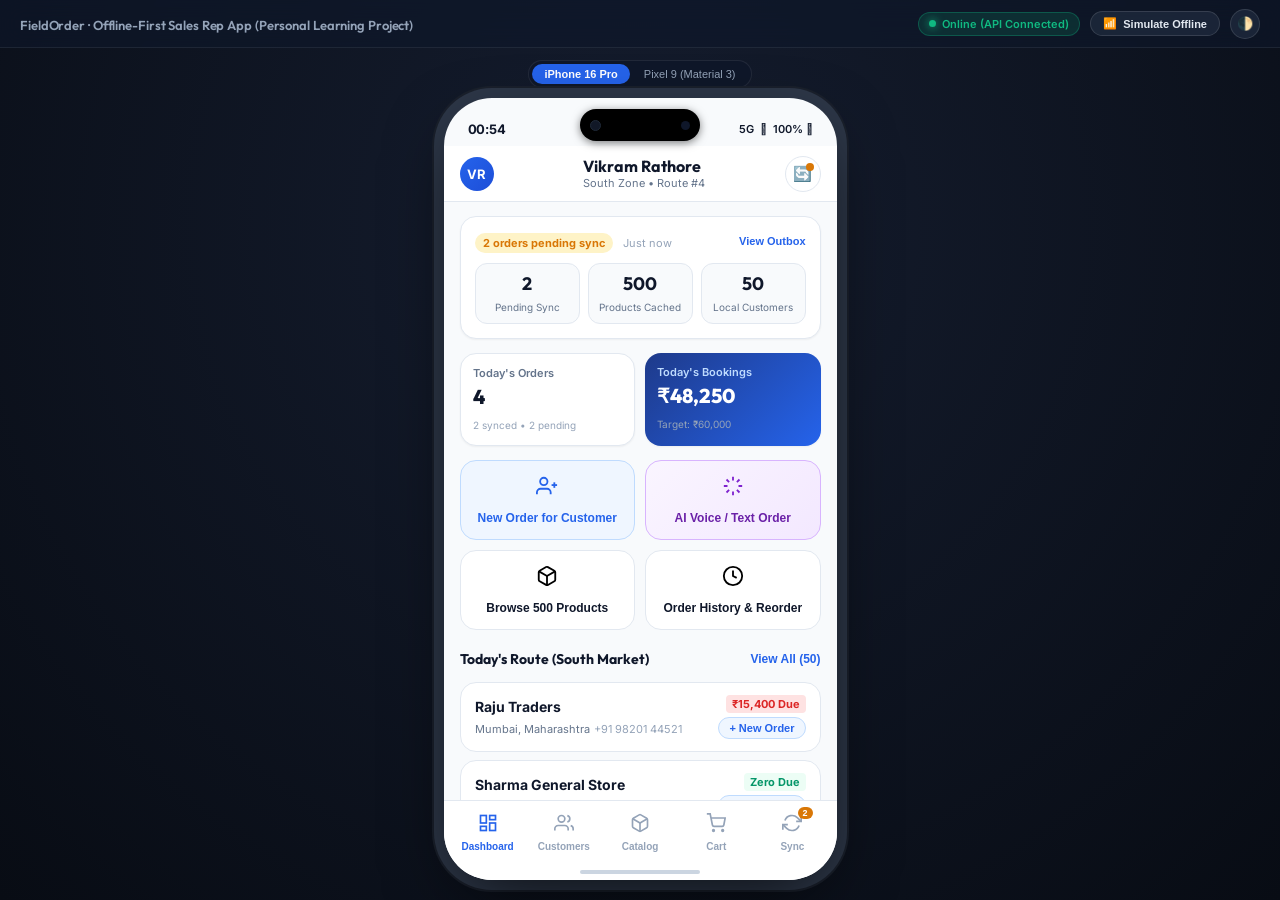
<file: index.html>
<!DOCTYPE html>
<html lang="en">
<head>
  <meta charset="UTF-8">
  <meta name="viewport" content="width=device-width, initial-scale=1.0">
  <title>FieldOrder · Offline-First Sales Rep App (Personal Learning Project)</title>
  <meta name="description" content="Offline-First Sales Rep Mobile App for Wholesale Distribution. Personal Learning Project with Drift SQLite Outbox, Idempotent Sync, and BLoC Architecture.">
  <!-- Google Fonts -->
  <link rel="preconnect" href="https://fonts.googleapis.com">
  <link rel="preconnect" href="https://fonts.gstatic.com" crossorigin>
  <link href="https://fonts.googleapis.com/css2?family=Inter:wght@300;400;500;600;700;800&family=JetBrains+Mono:wght@400;500;600&family=Outfit:wght@500;600;700;800&display=swap" rel="stylesheet">
  <link rel="stylesheet" href="styles.css">
</head>
<body class="clean-demo-body">
  <!-- Minimal Header Bar -->
  <header class="demo-header">
    <div class="header-brand-title">
      <span class="project-title">FieldOrder · Offline-First Sales Rep App (Personal Learning Project)</span>
    </div>

    <!-- Small Floating Controls (Top-Right) -->
    <div class="header-floating-controls">
      <div class="status-pill sync-status-pill online" id="globalNetIndicator">
        <span class="pulse-dot"></span>
        <span id="globalNetLabel">Online (API Connected)</span>
      </div>
      <button class="btn-control" id="btnToggleOffline" title="Toggle Offline Network Simulation">
        <span class="net-icon">📶</span>
        <span id="btnNetLabel">Simulate Offline</span>
      </button>
      <button class="btn-control-icon" id="btnThemeToggle" title="Toggle Light/Dark Theme">
        🌓
      </button>
    </div>
  </header>

  <!-- Main Phone Stage (Horizontally & Vertically Centred) -->
  <main class="phone-stage">
    <!-- Small Device Switcher Above Phone -->
    <div class="device-switch-bar">
      <div class="device-selector">
        <button class="device-btn active" data-device="iphone">iPhone 16 Pro</button>
        <button class="device-btn" data-device="pixel">Pixel 9 (Material 3)</button>
      </div>
    </div>

    <!-- Phone Frame -->
    <div class="device-frame iphone-16" id="deviceFrame">
      <!-- Hardware Elements -->
      <div class="dynamic-island">
        <div class="island-camera"></div>
        <div class="island-sensor"></div>
      </div>

      <!-- Phone Status Bar -->
      <div class="phone-status-bar">
        <span class="status-time" id="statusTime">09:41</span>
        <div class="status-icons">
          <span class="status-net" id="phoneNetIcon">5G</span>
          <span class="status-wifi">􀙇</span>
          <span class="status-battery">100% 􀛨</span>
        </div>
      </div>

      <!-- Offline Global Warning Banner -->
      <div class="offline-global-banner hidden" id="offlineBanner">
        <div class="banner-content">
          <span class="banner-icon">⚠️</span>
          <span class="banner-text">Working Offline — Orders queued in local outbox</span>
        </div>
        <button class="btn-banner-sync" id="btnSyncBanner">Sync Now</button>
      </div>

      <!-- Device App Body (Screen Swapper) -->
      <div class="app-screen-container" id="screenContainer">
        <!-- Screen 1: Dashboard -->
        <div class="app-screen active" id="screen-dashboard">
          <div class="screen-appbar">
            <div class="rep-avatar" onclick="navigateTo('login')" title="Account / Switch Rep" style="cursor:pointer;">VR</div>
            <div class="appbar-title">
              <h2>Vikram Rathore</h2>
              <span class="rep-badge">South Zone • Route #4</span>
            </div>
            <button class="icon-btn-round" id="btnQuickSync" onclick="navigateTo('sync_manager')" title="Sync Status">
              <span class="sync-icon-rotate">🔄</span>
              <span class="pill-dot warning" id="dashSyncDot"></span>
            </button>
          </div>

          <div class="screen-scrollable">
            <!-- Sync Health Card -->
            <div class="sync-summary-card" id="dashSyncCard">
              <div class="sync-summary-top">
                <div class="sync-indicator-group">
                  <span class="sync-status-badge pending" id="dashSyncBadge">2 orders pending sync</span>
                  <span class="sync-time-stamp" id="dashSyncTime">Just now</span>
                </div>
                <button class="text-btn-accent" onclick="navigateTo('sync_manager')">View Outbox</button>
              </div>
              <div class="sync-metric-row">
                <div class="sync-metric">
                  <span class="metric-val" id="kpiPendingCount">2</span>
                  <span class="metric-lbl">Pending Sync</span>
                </div>
                <div class="sync-metric">
                  <span class="metric-val">500</span>
                  <span class="metric-lbl">Products Cached</span>
                </div>
                <div class="sync-metric">
                  <span class="metric-val">50</span>
                  <span class="metric-lbl">Local Customers</span>
                </div>
              </div>
            </div>

            <!-- Daily Performance -->
            <div class="kpi-grid">
              <div class="kpi-card">
                <span class="kpi-label">Today's Orders</span>
                <span class="kpi-value" id="kpiTodayOrders">4</span>
                <span class="kpi-sub" id="kpiTodaySub">2 synced • 2 pending</span>
              </div>
              <div class="kpi-card accent">
                <span class="kpi-label">Today's Bookings</span>
                <span class="kpi-value" id="kpiTodayRevenue">₹48,250</span>
                <span class="kpi-sub">Target: ₹60,000</span>
              </div>
            </div>

            <!-- Quick Actions -->
            <div class="quick-action-grid">
              <button class="action-tile primary" onclick="navigateTo('customers')">
                <span class="tile-icon">
                  <svg width="22" height="22" viewBox="0 0 24 24" fill="none" stroke="currentColor" stroke-width="2"><path d="M16 21v-2a4 4 0 0 0-4-4H5a4 4 0 0 0-4 4v2"/><circle cx="8.5" cy="7" r="4"/><line x1="20" y1="8" x2="20" y2="14"/><line x1="23" y1="11" x2="17" y2="11"/></svg>
                </span>
                <span class="tile-text">New Order for Customer</span>
              </button>
              <button class="action-tile ai-glow" onclick="navigateTo('ai_order')">
                <span class="tile-icon">
                  <svg width="22" height="22" viewBox="0 0 24 24" fill="none" stroke="currentColor" stroke-width="2"><path d="M12 2v4M12 18v4M4.93 4.93l2.83 2.83M16.24 16.24l2.83 2.83M2 12h4M18 12h4M4.93 19.07l2.83-2.83M16.24 7.76l2.83-2.83"/></svg>
                </span>
                <span class="tile-text">AI Voice / Text Order</span>
              </button>
              <button class="action-tile" onclick="navigateTo('products')">
                <span class="tile-icon">
                  <svg width="22" height="22" viewBox="0 0 24 24" fill="none" stroke="currentColor" stroke-width="2"><path d="M21 16V8a2 2 0 0 0-1-1.73l-7-4a2 2 0 0 0-2 0l-7 4A2 2 0 0 0 3 8v8a2 2 0 0 0 1 1.73l7 4a2 2 0 0 0 2 0l7-4A2 2 0 0 0 21 16z"/><polyline points="3.27 6.96 12 12.01 20.73 6.96"/><line x1="12" y1="22.08" x2="12" y2="12"/></svg>
                </span>
                <span class="tile-text">Browse 500 Products</span>
              </button>
              <button class="action-tile" onclick="navigateTo('order_history')">
                <span class="tile-icon">
                  <svg width="22" height="22" viewBox="0 0 24 24" fill="none" stroke="currentColor" stroke-width="2"><circle cx="12" cy="12" r="10"/><polyline points="12 6 12 12 16 14"/></svg>
                </span>
                <span class="tile-text">Order History & Reorder</span>
              </button>
            </div>

            <!-- Today's Route Shops -->
            <div class="section-header-row">
              <h3 class="section-title">Today's Route (South Market)</h3>
              <button class="link-btn" onclick="navigateTo('customers')">View All (50)</button>
            </div>
            <div class="compact-customer-list" id="dashRecentCustomers">
              <!-- Populated dynamically -->
            </div>
          </div>
        </div>

        <!-- Screen 2: Customers List -->
        <div class="app-screen" id="screen-customers">
          <div class="screen-appbar">
            <button class="back-btn" onclick="navigateTo('dashboard')">←</button>
            <div class="appbar-title">
              <h2>Wholesale Customers</h2>
              <span class="sub-text">50 Local Offline Accounts</span>
            </div>
            <button class="icon-btn-round" id="btnAddCustomerBtn" title="Add Customer">+</button>
          </div>

          <!-- Search Bar (<3s responsive filter) -->
          <div class="search-bar-wrap">
            <div class="search-input-box">
              <span class="search-icon">🔍</span>
              <input type="text" id="customerSearchInput" placeholder="Search customer, phone, or market..." autocomplete="off">
              <button class="clear-btn hidden" id="clearCustomerSearch">✕</button>
            </div>
          </div>

          <!-- City / Filter Chips -->
          <div class="filter-chips-scroller" id="customerCityChips">
            <button class="chip active" data-city="all">All Cities</button>
            <button class="chip" data-city="Mumbai">Mumbai</button>
            <button class="chip" data-city="Pune">Pune</button>
            <button class="chip" data-city="Bengaluru">Bengaluru</button>
            <button class="chip" data-city="Ahmedabad">Ahmedabad</button>
            <button class="chip" data-city="Delhi">Delhi</button>
          </div>

          <div class="screen-scrollable">
            <div class="customer-cards-list" id="customerCardsContainer">
              <!-- Rendered dynamically -->
            </div>
          </div>
        </div>

        <!-- Screen 3: Customer Detail (360) -->
        <div class="app-screen" id="screen-customer_detail">
          <div class="screen-appbar">
            <button class="back-btn" onclick="navigateTo('customers')">←</button>
            <div class="appbar-title">
              <h2 id="cdName">Raju Traders</h2>
              <span class="sub-text" id="cdId">cus_101</span>
            </div>
            <button class="icon-btn-round" title="Edit Customer" id="btnEditCust">✎</button>
          </div>

          <div class="screen-scrollable">
            <div class="customer-hero-card">
              <div class="hero-header">
                <div>
                  <h3 class="hero-cust-name" id="cdHeroName">Raju Traders</h3>
                  <p class="hero-cust-address" id="cdHeroAddress">Shop #45, Main Market, Road No 3, Mumbai</p>
                  <p class="hero-cust-phone" id="cdHeroPhone">+91 98201 44521</p>
                </div>
                <span class="status-pill green">Verified Account</span>
              </div>

              <div class="credit-metric-box">
                <div class="credit-item">
                  <span class="metric-label">Outstanding Balance</span>
                  <span class="credit-amount danger" id="cdBalance">₹15,400</span>
                </div>
                <div class="credit-item">
                  <span class="metric-label">Last Order Date</span>
                  <span class="credit-amount" id="cdLastOrder">2 days ago</span>
                </div>
              </div>

              <div class="hero-cta-row">
                <button class="btn-primary-large" id="btnStartOrderForCust">
                  🛒 Start New Order for this Shop
                </button>
              </div>
            </div>

            <div class="section-header-row">
              <h3 class="section-title">Past Orders for this Shop</h3>
            </div>
            <div class="customer-orders-timeline" id="cdPastOrders">
              <!-- Populated dynamically -->
            </div>
          </div>
        </div>

        <!-- Screen 4: Product Catalog / Picker -->
        <div class="app-screen" id="screen-products">
          <div class="screen-appbar">
            <button class="back-btn" onclick="navigateTo('dashboard')">←</button>
            <div class="appbar-title">
              <h2>Product Catalog</h2>
              <span class="sub-text" id="catalogForCustomerText">All 500 Offline SKUs</span>
            </div>
            <button class="cart-appbar-btn" onclick="navigateTo('cart')">
              🛒 <span class="cart-pill-count" id="catalogCartPill"></span>
            </button>
          </div>

          <!-- Product Search -->
          <div class="search-bar-wrap">
            <div class="search-input-box">
              <span class="search-icon">🔍</span>
              <input type="text" id="productSearchInput" placeholder="Search by name, SKU, or barcode..." autocomplete="off">
              <button class="clear-btn hidden" id="clearProductSearch">✕</button>
            </div>
          </div>

          <!-- Category Chips -->
          <div class="filter-chips-scroller" id="productCategoryChips">
            <button class="chip active" data-category="all">All (500)</button>
            <button class="chip" data-category="Packaged Foods">Packaged Foods</button>
            <button class="chip" data-category="Beverages">Beverages</button>
            <button class="chip" data-category="Biscuits & Snacks">Biscuits & Snacks</button>
            <button class="chip" data-category="Staples & Grains">Staples & Grains</button>
            <button class="chip" data-category="Personal Care">Personal Care</button>
            <button class="chip" data-category="Household & Cleaners">Household</button>
          </div>

          <div class="screen-scrollable">
            <div class="products-grid-list" id="productsListContainer">
              <!-- Populated dynamically -->
            </div>
          </div>

          <!-- Floating Bottom Cart Bar -->
          <div class="bottom-floating-cart-bar hidden" id="floatingCartBar">
            <div class="bar-summary">
              <span class="bar-count" id="floatingItemsCount">0 items</span>
              <span class="bar-total" id="floatingTotalAmount">₹0.00</span>
            </div>
            <button class="btn-checkout-jump" onclick="navigateTo('cart')">
              View Cart & Pricing →
            </button>
          </div>
        </div>

        <!-- Screen 5: Cart & Order Pricing Engine -->
        <div class="app-screen" id="screen-cart">
          <div class="screen-appbar">
            <button class="back-btn" onclick="navigateTo('products')">←</button>
            <div class="appbar-title">
              <h2>Review Cart & Pricing</h2>
              <span class="sub-text" id="cartCustomerSub">Customer: Raju Traders</span>
            </div>
            <button class="icon-btn-round" title="Clear Cart" id="btnClearCart">🗑</button>
          </div>

          <div class="screen-scrollable">
            <!-- Cart Lines List -->
            <div class="cart-items-wrapper" id="cartItemsList">
              <!-- Populated dynamically -->
            </div>

            <!-- Order Notes & Delivery Date -->
            <div class="order-notes-box">
              <label for="orderNotesInput">Delivery Instructions / Rep Notes</label>
              <textarea id="orderNotesInput" rows="2" placeholder="e.g. Deliver Tuesday before 11 AM, invoice copy required"></textarea>
            </div>

            <!-- Price Breakdown Card -->
            <div class="pricing-summary-card">
              <h4 class="card-heading">Price Breakdown</h4>
              <div class="price-row">
                <span>Gross Subtotal</span>
                <span id="priceSubtotal">₹0.00</span>
              </div>
              <div class="price-row green">
                <span>Discounts & Promotions</span>
                <span id="priceDiscount">-₹0.00</span>
              </div>
              <div class="price-row">
                <span>Tax / GST (Included)</span>
                <span id="priceGst">₹0.00</span>
              </div>
              <div class="price-divider"></div>
              <div class="price-row total-row">
                <span>Net Total Payable</span>
                <span class="grand-total" id="priceGrandTotal">₹0.00</span>
              </div>
            </div>

            <!-- Action Button -->
            <div class="cart-action-section">
              <button class="btn-confirm-order" id="btnSubmitOrderAction">
                Confirm Order & Queue to Outbox 🔒
              </button>
              <p class="offline-guarantee-note">
                ⚡ Guaranteed offline write: Saved to SQLite & Outbox in 1 transaction.
              </p>
            </div>
          </div>
        </div>

        <!-- Screen 6: Order Confirmation & Lock State -->
        <div class="app-screen" id="screen-order_confirm">
          <div class="screen-scrollable text-center">
            <div class="confirm-celebration">
              <div class="celebration-icon">✓</div>
              <h2 class="confirm-title">Order Confirmed & Locked!</h2>
              <p class="confirm-subtitle" id="confirmStatusText">Queued in Outbox for Auto-Sync</p>
            </div>

            <div class="order-ticket-card">
              <div class="ticket-header">
                <span class="ticket-id" id="confirmOrderId">ORD-UUID-7718</span>
                <span class="status-pill pending" id="confirmSyncPill">Pending Sync</span>
              </div>
              <div class="ticket-divider"></div>
              <div class="ticket-details">
                <div class="td-row">
                  <span class="lbl">Customer</span>
                  <span class="val" id="confirmCustomer">Raju Traders</span>
                </div>
                <div class="td-row">
                  <span class="lbl">Total Items</span>
                  <span class="val" id="confirmLinesCount">2 Products</span>
                </div>
                <div class="td-row">
                  <span class="lbl">Total Payable</span>
                  <span class="val highlight" id="confirmTotalAmount">₹7,000.00</span>
                </div>
                <div class="td-row">
                  <span class="lbl">Idempotency Key</span>
                  <span class="val mono" id="confirmIdempotencyKey">idemp_665a...</span>
                </div>
              </div>
            </div>

            <!-- Sync Action Buttons -->
            <div class="confirm-actions">
              <button class="btn-primary-large" onclick="triggerImmediateSync()">
                ⚡ Test Sync to Server Now
              </button>
              <button class="btn-secondary-large" onclick="navigateTo('dashboard')">
                Back to Dashboard
              </button>
              <button class="btn-outline-large" onclick="navigateTo('order_history')">
                View in Order History
              </button>
            </div>
          </div>
        </div>

        <!-- Screen 7: Outbox & Sync Manager -->
        <div class="app-screen" id="screen-sync_manager">
          <div class="screen-appbar">
            <button class="back-btn" onclick="navigateTo('dashboard')">←</button>
            <div class="appbar-title">
              <h2>Sync Engine & Outbox</h2>
              <span class="sub-text">Local-First Queue Manager</span>
            </div>
            <button class="icon-btn-round" onclick="triggerImmediateSync()" title="Run Sync Engine">⟳</button>
          </div>

          <div class="screen-scrollable">
            <!-- Sync Engine Status Banner -->
            <div class="sync-engine-banner">
              <div class="banner-status-circle active"></div>
              <div class="banner-status-info">
                <h4 id="syncEngineStateTitle">Sync Engine Active</h4>
                <p id="syncEngineStateDesc">Next scheduled WorkManager sync in 12m</p>
              </div>
              <button class="btn-sync-action" id="btnManualSyncNow" onclick="triggerImmediateSync()">
                Sync Now
              </button>
            </div>

            <!-- Simulation Controls Card -->
            <div class="sim-control-box">
              <h4 class="box-title">Engine Testing Scenarios</h4>
              <div class="sim-buttons-grid">
                <button class="btn-sim" id="simToggleNetBtn" onclick="toggleNetwork()">
                  Toggle Offline / Online
                </button>
                <button class="btn-sim" onclick="simulate409Conflict()">
                  Simulate 409 Stock Conflict
                </button>
                <button class="btn-sim" onclick="simulate500Error()">
                  Simulate 500 Network Backoff
                </button>
              </div>
            </div>

            <!-- Outbox Queue Items -->
            <div class="section-header-row">
              <h3 class="section-title">Transactional Outbox Queue (<span id="outboxCount">2</span>)</h3>
              <span class="caption">Idempotent Pushes</span>
            </div>

            <div class="outbox-cards-list" id="outboxContainer">
              <!-- Populated dynamically -->
            </div>
          </div>
        </div>

        <!-- Screen 8: Order History & 1-Tap Reorder -->
        <div class="app-screen" id="screen-order_history">
          <div class="screen-appbar">
            <button class="back-btn" onclick="navigateTo('dashboard')">←</button>
            <div class="appbar-title">
              <h2>Order History</h2>
              <span class="sub-text">Past Bookings & 1-Tap Reorder</span>
            </div>
          </div>

          <!-- Filter Tabs -->
          <div class="filter-chips-scroller" id="historyFilterTabs">
            <button class="chip active" data-filter="all">All Orders</button>
            <button class="chip" data-filter="synced">Synced (ERP)</button>
            <button class="chip" data-filter="pending">Pending Outbox</button>
            <button class="chip" data-filter="needs_review">Needs Review (409)</button>
          </div>

          <div class="screen-scrollable">
            <div class="history-cards-list" id="orderHistoryList">
              <!-- Populated dynamically -->
            </div>
          </div>
        </div>

        <!-- Screen 9: AI Order Entry Assistant -->
        <div class="app-screen" id="screen-ai_order">
          <div class="screen-appbar">
            <button class="back-btn" onclick="navigateTo('dashboard')">←</button>
            <div class="appbar-title">
              <h2>AI Free-Text Order</h2>
              <span class="sub-text">NLP Order Engine</span>
            </div>
            <span class="sparkle-tag">LLM Proxy</span>
          </div>

          <div class="screen-scrollable">
            <div class="ai-input-card">
              <div class="ai-card-header">
                <span class="ai-sparkle-icon">✨</span>
                <div>
                  <h4 class="ai-box-heading">Type or Dictate Wholesale Order</h4>
                  <p class="ai-box-sub">Enter customer name, quantities and products in plain English or Hinglish.</p>
                </div>
              </div>

              <textarea id="aiOrderTextInput" rows="4" placeholder="e.g. 10 cartons Maggi and 5 boxes Parle-G for Raju Traders"></textarea>

              <div class="sample-prompts-row">
                <span class="prompts-label">Try sample:</span>
                <button class="prompt-pill" onclick="setAiPrompt('10 cartons Maggi and 5 boxes Parle-G for Raju Traders')">Maggi & Parle-G</button>
                <button class="prompt-pill" onclick="setAiPrompt('20 cartons Tata Tea Gold, 15 boxes Fortune Sunlite Oil for Sharma General Store')">Tea & Oil</button>
                <button class="prompt-pill" onclick="setAiPrompt('50 cartons Colgate Strong Teeth for Lakshmi Super Bazaar')">Colgate 50ctn</button>
              </div>

              <button class="btn-primary-large" id="btnParseAiOrder" onclick="runAiOrderParse()">
                ⚡ Parse Free-Text into Structured Cart
              </button>
            </div>

            <!-- AI Parsed Result Review Section -->
            <div class="ai-result-section hidden" id="aiResultSection">
              <div class="section-header-row">
                <h3 class="section-title">Parsed Cart Review</h3>
                <span class="confidence-tag">Human-In-The-Loop</span>
              </div>

              <div class="parsed-customer-card">
                <span class="lbl">Detected Customer:</span>
                <span class="val" id="aiCustomerMatch">Raju Traders</span>
              </div>

              <div class="parsed-lines-list" id="aiParsedLines">
                <!-- Populated dynamically -->
              </div>

              <div class="ai-actions-row">
                <button class="btn-primary-large" id="btnAcceptAiCart" onclick="acceptAiOrderToCart()">
                  Confirm & Load into Cart 🛒
                </button>
              </div>
            </div>
          </div>
        </div>

        <!-- Screen 10: Auth / Login -->
        <div class="app-screen" id="screen-login">
          <div class="screen-scrollable">
            <div class="login-brand-header">
              <div class="login-logo-box">FO</div>
              <h2>FieldOrder</h2>
              <p>Wholesale Sales Rep Portal</p>
            </div>

            <div class="login-card">
              <div class="form-group">
                <label>Sales Rep Email</label>
                <input type="email" id="loginEmail" value="rep@fieldorder.com" placeholder="rep@fieldorder.com">
              </div>
              <div class="form-group">
                <label>Password</label>
                <input type="password" id="loginPassword" value="password123" placeholder="••••••••">
              </div>

              <div class="remember-row">
                <label class="checkbox-label">
                  <input type="checkbox" checked id="rememberRepSession">
                  <span>Remember on this device (Secure Storage)</span>
                </label>
              </div>

              <button class="btn-primary-large" id="btnLoginSubmit" onclick="performLogin()">
                Sign In to FieldOrder
              </button>

              <div class="security-badge-row">
                <span>🔒 flutter_secure_storage + Dio Refresh Interceptor</span>
              </div>
            </div>
          </div>
        </div>
      </div>

      <!-- Bottom Device Navigation Bar (5 Primary Tabs) -->
      <nav class="phone-bottom-nav" id="phoneBottomNav">
        <button class="nav-item active" data-target="dashboard" onclick="navigateTo('dashboard')">
          <span class="nav-icon">
            <svg width="20" height="20" viewBox="0 0 24 24" fill="none" stroke="currentColor" stroke-width="2"><rect x="3" y="3" width="7" height="9"/><rect x="14" y="3" width="7" height="5"/><rect x="14" y="12" width="7" height="9"/><rect x="3" y="16" width="7" height="5"/></svg>
          </span>
          <span class="nav-label">Dashboard</span>
        </button>
        <button class="nav-item" data-target="customers" onclick="navigateTo('customers')">
          <span class="nav-icon">
            <svg width="20" height="20" viewBox="0 0 24 24" fill="none" stroke="currentColor" stroke-width="2"><path d="M17 21v-2a4 4 0 0 0-4-4H5a4 4 0 0 0-4 4v2"/><circle cx="9" cy="7" r="4"/><path d="M23 21v-2a4 4 0 0 0-3-3.87"/><path d="M16 3.13a4 4 0 0 1 0 7.75"/></svg>
          </span>
          <span class="nav-label">Customers</span>
        </button>
        <button class="nav-item" data-target="products" onclick="navigateTo('products')">
          <span class="nav-icon">
            <svg width="20" height="20" viewBox="0 0 24 24" fill="none" stroke="currentColor" stroke-width="2"><path d="M21 16V8a2 2 0 0 0-1-1.73l-7-4a2 2 0 0 0-2 0l-7 4A2 2 0 0 0 3 8v8a2 2 0 0 0 1 1.73l7 4a2 2 0 0 0 2 0l7-4A2 2 0 0 0 21 16z"/><polyline points="3.27 6.96 12 12.01 20.73 6.96"/><line x1="12" y1="22.08" x2="12" y2="12"/></svg>
          </span>
          <span class="nav-label">Catalog</span>
        </button>
        <button class="nav-item" data-target="cart" onclick="navigateTo('cart')">
          <span class="nav-icon">
            <svg width="20" height="20" viewBox="0 0 24 24" fill="none" stroke="currentColor" stroke-width="2"><circle cx="9" cy="21" r="1"/><circle cx="20" cy="21" r="1"/><path d="M1 1h4l2.68 13.39a2 2 0 0 0 2 1.61h9.72a2 2 0 0 0 2-1.61L23 6H6"/></svg>
          </span>
          <span class="nav-label">Cart</span>
          <span class="nav-badge-pill badge-hidden" id="navBottomCartBadge" style="display:none;"></span>
        </button>
        <button class="nav-item" data-target="sync_manager" onclick="navigateTo('sync_manager')">
          <span class="nav-icon">
            <svg width="20" height="20" viewBox="0 0 24 24" fill="none" stroke="currentColor" stroke-width="2"><polyline points="23 4 23 10 17 10"/><polyline points="1 20 1 14 7 14"/><path d="M3.51 9a9 9 0 0 1 14.85-3.36L23 10M1 14l4.64 4.36A9 9 0 0 0 20.49 15"/></svg>
          </span>
          <span class="nav-label">Sync</span>
          <span class="nav-badge-pill warning" id="navBottomSyncBadge">2</span>
        </button>
      </nav>

      <!-- iPhone Home Indicator -->
      <div class="phone-home-indicator"></div>
    </div>
  </main>

  <!-- Add Customer Modal -->
  <dialog id="modalAddCustomer" class="figma-modal">
    <div class="modal-dialog-content">
      <div class="modal-header">
        <h3>Add New Wholesale Customer</h3>
        <button class="modal-close" onclick="closeAddCustomerModal()">✕</button>
      </div>
      <div class="modal-body">
        <div class="form-group">
          <label>Shop / Business Name</label>
          <input type="text" id="newCustName" placeholder="e.g. Maruti Super Mart">
        </div>
        <div class="form-group">
          <label>Owner Phone Number</label>
          <input type="tel" id="newCustPhone" placeholder="+91 98200 12345">
        </div>
        <div class="form-group">
          <label>City & Market Area</label>
          <input type="text" id="newCustCity" placeholder="Mumbai, Maharashtra">
        </div>
        <div class="form-group">
          <label>Address</label>
          <input type="text" id="newCustAddress" placeholder="Shop #12, APMC Wholesale Market">
        </div>
        <div class="form-group">
          <label>Opening Outstanding Balance (₹)</label>
          <input type="number" id="newCustBalance" value="0">
        </div>
      </div>
      <div class="modal-footer">
        <button class="btn-secondary" onclick="closeAddCustomerModal()">Cancel</button>
        <button class="btn-primary" onclick="saveNewCustomer()">Save Customer (Local DB)</button>
      </div>
    </div>
  </dialog>

  <script src="app.js"></script>
</body>
</html>
</file>
<file: styles.css>
/* FieldOrder Figma Design Studio & Mobile Prototype Styling */
:root {
  --font-sans: 'Inter', -apple-system, BlinkMacSystemFont, 'Segoe UI', Roboto, sans-serif;
  --font-display: 'Outfit', sans-serif;
  --font-mono: 'JetBrains Mono', monospace;

  /* Figma Workspace Shell Colors */
  --bg-workspace: #0F172A;
  --bg-workspace-surface: #1E293B;
  --bg-workspace-border: #334155;
  --text-workspace-primary: #F8FAFC;
  --text-workspace-secondary: #94A3B8;

  /* Mobile App Material 3 Theme Tokens */
  --brand-primary: #2563EB;
  --brand-primary-hover: #1D4ED8;
  --brand-primary-container: #DBEAFE;
  --brand-on-primary-container: #1E40AF;

  --brand-dark-appbar: #1E293B;
  --app-bg: #F8FAFC;
  --card-bg: #FFFFFF;
  --card-border: #E2E8F0;
  --text-primary: #0F172A;
  --text-secondary: #64748B;
  --text-tertiary: #94A3B8;

  --status-synced: #059669;
  --status-synced-bg: #ECFDF5;
  --status-pending: #D97706;
  --status-pending-bg: #FEF3C7;
  --status-conflict: #DC2626;
  --status-conflict-bg: #FEE2E2;

  --unit-badge-carton: #4F46E5;
  --unit-badge-box: #0891B2;
  --unit-badge-piece: #475569;

  --radius-xs: 4px;
  --radius-sm: 8px;
  --radius-md: 12px;
  --radius-lg: 16px;
  --radius-xl: 24px;
  --radius-full: 9999px;

  --shadow-sm: 0 1px 2px rgba(0, 0, 0, 0.05);
  --shadow-md: 0 4px 6px -1px rgba(0, 0, 0, 0.1), 0 2px 4px -1px rgba(0, 0, 0, 0.06);
  --shadow-lg: 0 10px 15px -3px rgba(0, 0, 0, 0.1), 0 4px 6px -2px rgba(0, 0, 0, 0.05);
  --shadow-xl: 0 20px 25px -5px rgba(0, 0, 0, 0.15), 0 10px 10px -5px rgba(0, 0, 0, 0.04);
}

/* Light / Dark Mode Toggle on Device */
[data-theme="dark"] {
  --app-bg: #0B1120;
  --card-bg: #1E293B;
  --card-border: #334155;
  --text-primary: #F8FAFC;
  --text-secondary: #94A3B8;
  --text-tertiary: #64748B;
  --brand-primary-container: #1E3A8A;
  --brand-on-primary-container: #BFDBFE;
}

* {
  box-sizing: border-box;
  margin: 0;
  padding: 0;
}

body.clean-demo-body {
  font-family: var(--font-sans);
  background: radial-gradient(circle at 50% 25%, #151D2F 0%, #080C14 100%);
  color: var(--text-workspace-primary);
  height: 100vh;
  min-height: 100vh;
  overflow: hidden;
  display: flex;
  flex-direction: column;
  user-select: none;
}

/* Minimal Header Bar */
.demo-header {
  height: 48px;
  padding: 0 20px;
  display: flex;
  align-items: center;
  justify-content: space-between;
  background: rgba(15, 23, 42, 0.65);
  backdrop-filter: blur(12px);
  border-bottom: 1px solid rgba(255, 255, 255, 0.07);
  flex-shrink: 0;
  z-index: 50;
}

.header-brand-title .project-title {
  font-family: var(--font-display);
  font-size: 13px;
  font-weight: 600;
  color: #94A3B8;
  letter-spacing: -0.1px;
}

.header-floating-controls {
  display: flex;
  align-items: center;
  gap: 10px;
}

.status-pill {
  display: inline-flex;
  align-items: center;
  gap: 6px;
  padding: 4px 10px;
  border-radius: var(--radius-full);
  font-size: 11px;
  font-weight: 600;
}

.sync-status-pill.online {
  background: rgba(16, 185, 129, 0.15);
  color: #10B981;
  border: 1px solid rgba(16, 185, 129, 0.3);
}

.sync-status-pill.offline {
  background: rgba(239, 68, 68, 0.15);
  color: #EF4444;
  border: 1px solid rgba(239, 68, 68, 0.3);
}

.pulse-dot {
  width: 7px;
  height: 7px;
  border-radius: 50%;
  background: currentColor;
  box-shadow: 0 0 8px currentColor;
  animation: pulseAnim 2s infinite;
}

@keyframes pulseAnim {
  0% { transform: scale(0.9); opacity: 0.8; }
  50% { transform: scale(1.2); opacity: 1; }
  100% { transform: scale(0.9); opacity: 0.8; }
}

.btn-control {
  background: rgba(30, 41, 59, 0.85);
  border: 1px solid rgba(255, 255, 255, 0.12);
  color: #E2E8F0;
  font-size: 11px;
  font-weight: 600;
  padding: 5px 12px;
  border-radius: var(--radius-full);
  cursor: pointer;
  display: flex;
  align-items: center;
  gap: 6px;
  transition: all 0.2s ease;
}

.btn-control:hover {
  background: rgba(51, 65, 85, 0.95);
  color: #FFFFFF;
}

.btn-control.offline-active {
  background: #7F1D1D;
  border-color: #DC2626;
  color: #FECACA;
}

.btn-control-icon {
  background: rgba(30, 41, 59, 0.85);
  border: 1px solid rgba(255, 255, 255, 0.12);
  color: #E2E8F0;
  width: 30px;
  height: 30px;
  border-radius: 50%;
  cursor: pointer;
  display: flex;
  align-items: center;
  justify-content: center;
  font-size: 13px;
  transition: all 0.2s ease;
}

.btn-control-icon:hover {
  background: rgba(51, 65, 85, 0.95);
}

/* Phone Stage: Horizontally & Vertically Centred */
.phone-stage {
  flex: 1;
  display: flex;
  flex-direction: column;
  align-items: center;
  justify-content: center;
  padding: 12px 16px 20px 16px;
  overflow: hidden;
  position: relative;
}

/* Small Device Switcher Above Phone */
.device-switch-bar {
  display: flex;
  justify-content: center;
  margin-bottom: 10px;
  flex-shrink: 0;
}

.device-selector {
  display: flex;
  background: rgba(15, 23, 42, 0.8);
  border: 1px solid rgba(255, 255, 255, 0.08);
  padding: 3px;
  border-radius: var(--radius-full);
  gap: 2px;
}

.device-btn {
  background: transparent;
  border: none;
  color: #94A3B8;
  font-size: 11px;
  padding: 4px 12px;
  border-radius: var(--radius-full);
  cursor: pointer;
  font-weight: 500;
  transition: all 0.15s;
}

.device-btn.active {
  background: #2563EB;
  color: #FFFFFF;
  font-weight: 600;
}

/* iPhone Device Frame */
.device-frame {
  width: 393px;
  height: min(812px, calc(100vh - 100px));
  background: var(--app-bg);
  border-radius: 48px;
  box-shadow: 0 25px 70px -15px rgba(0, 0, 0, 0.75), 0 0 0 10px #2D3748, 0 0 0 12px #1A202C;
  position: relative;
  display: flex;
  flex-direction: column;
  overflow: hidden;
  color: var(--text-primary);
  user-select: none;
  transition: all 0.25s ease;
}

.device-frame.pixel-frame {
  width: 412px;
  border-radius: 36px;
  box-shadow: 0 25px 70px -15px rgba(0, 0, 0, 0.75), 0 0 0 10px #374151, 0 0 0 12px #1F2937;
}

.device-frame.pixel-frame .dynamic-island {
  width: 14px;
  height: 14px;
  border-radius: 50%;
  padding: 0;
  justify-content: center;
  top: 14px;
  box-shadow: none;
}

.device-frame.pixel-frame .island-sensor {
  display: none;
}

.device-frame.pixel-frame .island-camera {
  width: 12px;
  height: 12px;
}

.device-frame.pixel-frame .phone-home-indicator {
  width: 72px;
  height: 4px;
  border-radius: 2px;
}

/* Dynamic Island */
.dynamic-island {
  position: absolute;
  top: 11px;
  left: 50%;
  transform: translateX(-50%);
  width: 120px;
  height: 32px;
  background: #000000;
  border-radius: 20px;
  z-index: 100;
  display: flex;
  align-items: center;
  justify-content: space-between;
  padding: 0 10px;
  box-shadow: 0 2px 8px rgba(0, 0, 0, 0.5);
}

.island-camera {
  width: 11px;
  height: 11px;
  border-radius: 50%;
  background: #111827;
  border: 1px solid #1F2937;
}

.island-sensor {
  width: 9px;
  height: 9px;
  border-radius: 50%;
  background: #0F172A;
}

/* Phone Status Bar */
.phone-status-bar {
  height: 48px;
  padding: 14px 24px 0 24px;
  display: flex;
  align-items: center;
  justify-content: space-between;
  font-size: 13px;
  font-weight: 600;
  color: var(--text-primary);
  z-index: 90;
  background: transparent;
}

.status-time {
  font-weight: 700;
  letter-spacing: -0.2px;
}

.status-icons {
  display: flex;
  align-items: center;
  gap: 6px;
  font-size: 11px;
}

/* Global Offline Banner inside Phone */
.offline-global-banner {
  background: #DC2626;
  color: white;
  padding: 8px 14px;
  display: flex;
  align-items: center;
  justify-content: space-between;
  font-size: 11px;
  font-weight: 600;
  z-index: 85;
  box-shadow: var(--shadow-sm);
  animation: slideDown 0.25s ease;
}

.offline-global-banner.hidden {
  display: none;
}

@keyframes slideDown {
  from { transform: translateY(-100%); }
  to { transform: translateY(0); }
}

.banner-content {
  display: flex;
  align-items: center;
  gap: 6px;
}

.btn-banner-sync {
  background: rgba(255, 255, 255, 0.25);
  border: none;
  color: white;
  padding: 3px 8px;
  border-radius: var(--radius-xs);
  font-size: 10px;
  font-weight: 700;
  cursor: pointer;
}

/* Screen App Container */
.app-screen-container {
  flex: 1;
  position: relative;
  overflow: hidden;
  background: var(--app-bg);
}

.app-screen {
  position: absolute;
  top: 0;
  left: 0;
  right: 0;
  bottom: 0;
  display: none;
  flex-direction: column;
  background: var(--app-bg);
}

.app-screen.active {
  display: flex;
  animation: screenFadeIn 0.2s ease-out;
}

@keyframes screenFadeIn {
  from { opacity: 0; transform: scale(0.99); }
  to { opacity: 1; transform: scale(1); }
}

.screen-appbar {
  height: 56px;
  padding: 0 16px;
  display: flex;
  align-items: center;
  justify-content: space-between;
  background: var(--card-bg);
  border-bottom: 1px solid var(--card-border);
  flex-shrink: 0;
  z-index: 10;
}

.appbar-title h2 {
  font-family: var(--font-display);
  font-size: 16px;
  font-weight: 700;
  color: var(--text-primary);
  line-height: 1.2;
}

.appbar-title .sub-text, .rep-badge {
  font-size: 11px;
  color: var(--text-secondary);
  display: block;
}

.rep-avatar {
  width: 34px;
  height: 34px;
  border-radius: var(--radius-full);
  background: linear-gradient(135deg, #2563EB, #1D4ED8);
  color: white;
  font-weight: 700;
  font-size: 13px;
  display: flex;
  align-items: center;
  justify-content: center;
  margin-right: 10px;
}

.icon-btn-round {
  width: 36px;
  height: 36px;
  border-radius: var(--radius-full);
  border: 1px solid var(--card-border);
  background: var(--card-bg);
  color: var(--text-primary);
  font-size: 15px;
  cursor: pointer;
  display: flex;
  align-items: center;
  justify-content: center;
  position: relative;
  transition: all 0.15s;
}

.icon-btn-round:hover {
  background: var(--card-border);
}

.back-btn {
  background: transparent;
  border: none;
  font-size: 20px;
  color: var(--text-primary);
  cursor: pointer;
  margin-right: 8px;
  padding: 4px;
}

.cart-appbar-btn {
  background: var(--brand-primary);
  border: none;
  color: white;
  padding: 6px 12px;
  border-radius: var(--radius-full);
  font-size: 13px;
  font-weight: 600;
  cursor: pointer;
  display: flex;
  align-items: center;
  gap: 6px;
}

.pill-dot {
  position: absolute;
  top: 6px;
  right: 6px;
  width: 8px;
  height: 8px;
  border-radius: 50%;
  background: #10B981;
}

.pill-dot.warning {
  background: #D97706;
}

.screen-scrollable {
  flex: 1;
  overflow-y: auto;
  padding: 14px 16px 96px 16px;
  display: flex;
  flex-direction: column;
  gap: 14px;
}

/* Hide 0 / Empty Badges */
.badge-hidden,
.badge-count:empty,
.nav-badge-pill:empty {
  display: none !important;
}

/* Rep Dashboard Specifics */
.sync-summary-card {
  background: var(--card-bg);
  border-radius: var(--radius-lg);
  padding: 14px;
  border: 1px solid var(--card-border);
  box-shadow: var(--shadow-sm);
}

.sync-summary-top {
  display: flex;
  align-items: center;
  justify-content: space-between;
  margin-bottom: 12px;
}

.sync-status-badge {
  font-size: 11px;
  font-weight: 700;
  padding: 3px 8px;
  border-radius: var(--radius-full);
}

.sync-status-badge.synced {
  background: var(--status-synced-bg);
  color: var(--status-synced);
}

.sync-status-badge.pending {
  background: var(--status-pending-bg);
  color: var(--status-pending);
}

.sync-time-stamp {
  font-size: 11px;
  color: var(--text-tertiary);
  margin-left: 6px;
}

.text-btn-accent {
  background: transparent;
  border: none;
  color: var(--brand-primary);
  font-size: 11px;
  font-weight: 700;
  cursor: pointer;
}

.sync-metric-row {
  display: grid;
  grid-template-columns: repeat(3, 1fr);
  gap: 8px;
  text-align: center;
}

.sync-metric {
  background: var(--app-bg);
  padding: 8px 4px;
  border-radius: var(--radius-md);
  border: 1px solid var(--card-border);
}

.metric-val {
  display: block;
  font-family: var(--font-display);
  font-size: 18px;
  font-weight: 700;
  color: var(--text-primary);
}

.metric-lbl {
  font-size: 10px;
  color: var(--text-secondary);
}

/* KPI Cards */
.kpi-grid {
  display: grid;
  grid-template-columns: 1fr 1fr;
  gap: 10px;
}

.kpi-card {
  background: var(--card-bg);
  border: 1px solid var(--card-border);
  border-radius: var(--radius-lg);
  padding: 12px;
  box-shadow: var(--shadow-sm);
}

.kpi-card.accent {
  background: linear-gradient(135deg, #1E3A8A, #2563EB);
  color: white;
  border: none;
}

.kpi-label {
  font-size: 11px;
  font-weight: 600;
  color: var(--text-secondary);
  display: block;
}

.kpi-card.accent .kpi-label {
  color: #BFDBFE;
}

.kpi-value {
  font-family: var(--font-display);
  font-size: 20px;
  font-weight: 800;
  margin: 4px 0;
  display: block;
}

.kpi-sub {
  font-size: 10px;
  color: var(--text-tertiary);
}

.kpi-sub.positive {
  color: var(--status-synced);
  font-weight: 600;
}

/* Quick Action Tiles */
.quick-action-grid {
  display: grid;
  grid-template-columns: 1fr 1fr;
  gap: 10px;
}

.action-tile {
  background: var(--card-bg);
  border: 1px solid var(--card-border);
  border-radius: var(--radius-lg);
  padding: 14px 10px;
  display: flex;
  flex-direction: column;
  align-items: center;
  justify-content: center;
  text-align: center;
  gap: 8px;
  cursor: pointer;
  transition: all 0.15s ease;
  min-height: 80px;
}

.action-tile:hover {
  transform: translateY(-2px);
  box-shadow: var(--shadow-md);
}

.action-tile.primary {
  background: #EFF6FF;
  border-color: #BFDBFE;
  color: var(--brand-primary);
}

.action-tile.ai-glow {
  background: linear-gradient(135deg, #FAF5FF, #F3E8FF);
  border-color: #D8B4FE;
  color: #7E22CE;
}

.tile-icon {
  font-size: 22px;
}

.tile-text {
  font-size: 12px;
  font-weight: 600;
  color: var(--text-primary);
}

.action-tile.primary .tile-text {
  color: var(--brand-primary);
}

.action-tile.ai-glow .tile-text {
  color: #6B21A8;
}

/* Section Header */
.section-header-row {
  display: flex;
  align-items: center;
  justify-content: space-between;
  margin-top: 6px;
}

.section-title {
  font-family: var(--font-display);
  font-size: 14px;
  font-weight: 700;
  color: var(--text-primary);
}

.link-btn {
  background: transparent;
  border: none;
  color: var(--brand-primary);
  font-size: 12px;
  font-weight: 600;
  cursor: pointer;
}

/* Search Bar */
.search-bar-wrap {
  padding: 8px 16px;
  background: var(--card-bg);
  border-bottom: 1px solid var(--card-border);
}

.search-input-box {
  display: flex;
  align-items: center;
  background: var(--app-bg);
  border: 1px solid var(--card-border);
  border-radius: var(--radius-full);
  padding: 0 12px;
  height: 42px;
}

.search-icon {
  font-size: 14px;
  margin-right: 8px;
  opacity: 0.6;
}

.search-input-box input {
  flex: 1;
  background: transparent;
  border: none;
  outline: none;
  font-size: 13px;
  color: var(--text-primary);
}

.clear-btn {
  background: transparent;
  border: none;
  font-size: 12px;
  color: var(--text-tertiary);
  cursor: pointer;
}

/* Chips Scroller */
.filter-chips-scroller {
  display: flex;
  gap: 8px;
  padding: 8px 16px;
  overflow-x: auto;
  background: var(--card-bg);
  border-bottom: 1px solid var(--card-border);
  scrollbar-width: none;
}

.filter-chips-scroller::-webkit-scrollbar {
  display: none;
}

.chip {
  background: var(--app-bg);
  border: 1px solid var(--card-border);
  color: var(--text-secondary);
  font-size: 12px;
  font-weight: 500;
  padding: 6px 14px;
  border-radius: var(--radius-full);
  white-space: nowrap;
  cursor: pointer;
  transition: all 0.15s;
}

.chip.active {
  background: var(--brand-primary);
  color: white;
  border-color: var(--brand-primary);
  font-weight: 600;
}

/* Customer Card */
.customer-cards-list, .compact-customer-list {
  display: flex;
  flex-direction: column;
  gap: 8px;
}

.customer-card-item {
  background: var(--card-bg);
  border: 1px solid var(--card-border);
  border-radius: var(--radius-lg);
  padding: 12px 14px;
  display: flex;
  align-items: center;
  justify-content: space-between;
  cursor: pointer;
  transition: all 0.15s;
}

.customer-card-item:hover {
  border-color: #93C5FD;
  box-shadow: var(--shadow-sm);
}

.cust-item-main h4 {
  font-size: 14px;
  font-weight: 700;
  color: var(--text-primary);
  margin-bottom: 2px;
}

.cust-item-city {
  font-size: 11px;
  color: var(--text-secondary);
}

.cust-item-phone {
  font-size: 11px;
  color: var(--text-tertiary);
  margin-top: 2px;
}

.cust-item-right {
  display: flex;
  flex-direction: column;
  align-items: flex-end;
  gap: 4px;
}

.cust-balance-badge {
  font-size: 11px;
  font-weight: 700;
  color: var(--status-synced);
  background: var(--status-synced-bg);
  padding: 2px 6px;
  border-radius: var(--radius-xs);
}

.cust-balance-badge.due {
  color: var(--status-conflict);
  background: var(--status-conflict-bg);
}

.btn-new-order-small {
  background: #EFF6FF;
  border: 1px solid #BFDBFE;
  color: var(--brand-primary);
  font-size: 11px;
  font-weight: 700;
  padding: 4px 10px;
  border-radius: var(--radius-full);
  cursor: pointer;
}

/* Customer 360 Hero */
.customer-hero-card {
  background: var(--card-bg);
  border: 1px solid var(--card-border);
  border-radius: var(--radius-lg);
  padding: 16px;
  box-shadow: var(--shadow-sm);
}

.hero-header {
  display: flex;
  justify-content: space-between;
  align-items: flex-start;
  margin-bottom: 12px;
}

.hero-cust-name {
  font-family: var(--font-display);
  font-size: 18px;
  font-weight: 800;
  color: var(--text-primary);
}

.hero-cust-address, .hero-cust-phone {
  font-size: 12px;
  color: var(--text-secondary);
  margin-top: 2px;
}

.credit-metric-box {
  display: grid;
  grid-template-columns: 1fr 1fr;
  gap: 8px;
  background: var(--app-bg);
  padding: 10px;
  border-radius: var(--radius-md);
  margin-bottom: 14px;
}

.credit-amount {
  font-size: 15px;
  font-weight: 700;
  display: block;
}

.credit-amount.danger {
  color: var(--status-conflict);
}

.btn-primary-large {
  width: 100%;
  height: 48px;
  background: var(--brand-primary);
  color: white;
  border: none;
  border-radius: var(--radius-md);
  font-size: 14px;
  font-weight: 700;
  cursor: pointer;
  display: flex;
  align-items: center;
  justify-content: center;
  gap: 8px;
  transition: background 0.15s;
}

.btn-primary-large:hover {
  background: var(--brand-primary-hover);
}

/* Product Catalog Item */
.products-grid-list {
  display: flex;
  flex-direction: column;
  gap: 10px;
}

.product-item-card {
  background: var(--card-bg);
  border: 1px solid var(--card-border);
  border-radius: var(--radius-lg);
  padding: 12px 14px;
  display: flex;
  flex-direction: column;
  gap: 8px;
  box-shadow: var(--shadow-sm);
}

.p-header {
  display: flex;
  justify-content: space-between;
  align-items: flex-start;
}

.p-name {
  font-size: 14px;
  font-weight: 700;
  color: var(--text-primary);
  line-height: 1.3;
}

.p-sku {
  font-family: var(--font-mono);
  font-size: 10px;
  color: var(--text-tertiary);
}

.stock-tag {
  font-size: 10px;
  font-weight: 700;
  padding: 2px 6px;
  border-radius: var(--radius-full);
}

.stock-tag.in {
  background: var(--status-synced-bg);
  color: var(--status-synced);
}

.stock-tag.low {
  background: var(--status-pending-bg);
  color: var(--status-pending);
}

.stock-tag.out {
  background: var(--status-conflict-bg);
  color: var(--status-conflict);
}

.p-details-row {
  display: flex;
  align-items: center;
  justify-content: space-between;
}

.p-price {
  font-family: var(--font-display);
  font-size: 17px;
  font-weight: 800;
  color: var(--text-primary);
}

.p-pack-info {
  font-size: 11px;
  color: var(--text-secondary);
}

.p-actions-row {
  display: flex;
  align-items: center;
  justify-content: space-between;
  padding-top: 6px;
  border-top: 1px dashed var(--card-border);
}

/* Fast Unit Buttons (Carton / Box / Piece) */
.unit-quick-selector {
  display: flex;
  background: var(--app-bg);
  border-radius: var(--radius-sm);
  padding: 2px;
  gap: 2px;
}

.btn-unit-chip {
  background: transparent;
  border: none;
  font-size: 11px;
  font-weight: 600;
  padding: 4px 8px;
  border-radius: 4px;
  color: var(--text-secondary);
  cursor: pointer;
}

.btn-unit-chip.active {
  background: var(--brand-primary);
  color: white;
}

.btn-add-p-cart {
  background: #EFF6FF;
  border: 1px solid #BFDBFE;
  color: var(--brand-primary);
  font-size: 12px;
  font-weight: 700;
  padding: 6px 14px;
  border-radius: var(--radius-full);
  cursor: pointer;
  transition: all 0.15s;
}

.btn-add-p-cart:hover {
  background: var(--brand-primary);
  color: white;
}

/* Bottom Floating Cart Bar */
.bottom-floating-cart-bar {
  position: absolute;
  bottom: 60px;
  left: 16px;
  right: 16px;
  background: #1E293B;
  color: white;
  border-radius: var(--radius-xl);
  padding: 10px 16px;
  display: flex;
  align-items: center;
  justify-content: space-between;
  box-shadow: 0 10px 25px rgba(0, 0, 0, 0.4);
  z-index: 50;
  animation: bounceUp 0.3s ease;
}

.bottom-floating-cart-bar.hidden {
  display: none;
}

@keyframes bounceUp {
  from { transform: translateY(100%); }
  to { transform: translateY(0); }
}

.bar-summary {
  display: flex;
  flex-direction: column;
}

.bar-count {
  font-size: 11px;
  color: #94A3B8;
}

.bar-total {
  font-family: var(--font-display);
  font-size: 16px;
  font-weight: 800;
  color: #FFFFFF;
}

.btn-checkout-jump {
  background: var(--brand-primary);
  border: none;
  color: white;
  font-size: 12px;
  font-weight: 700;
  padding: 8px 14px;
  border-radius: var(--radius-full);
  cursor: pointer;
}

/* Cart Screen */
.cart-items-wrapper {
  display: flex;
  flex-direction: column;
  gap: 10px;
}

.cart-line-card {
  background: var(--card-bg);
  border: 1px solid var(--card-border);
  border-radius: var(--radius-lg);
  padding: 12px;
  display: flex;
  flex-direction: column;
  gap: 8px;
}

.cl-top {
  display: flex;
  justify-content: space-between;
  align-items: flex-start;
}

.cl-title {
  font-size: 13px;
  font-weight: 700;
  color: var(--text-primary);
}

.cl-remove {
  background: transparent;
  border: none;
  color: var(--text-tertiary);
  font-size: 14px;
  cursor: pointer;
}

.cl-controls {
  display: flex;
  align-items: center;
  justify-content: space-between;
}

.qty-counter {
  display: flex;
  align-items: center;
  background: var(--app-bg);
  border: 1px solid var(--card-border);
  border-radius: var(--radius-md);
}

.qty-btn {
  width: 32px;
  height: 32px;
  background: transparent;
  border: none;
  font-size: 16px;
  font-weight: 700;
  color: var(--text-primary);
  cursor: pointer;
}

.qty-display {
  font-family: var(--font-mono);
  font-size: 13px;
  font-weight: 700;
  padding: 0 8px;
}

.cl-unit-select {
  padding: 4px 8px;
  border-radius: var(--radius-sm);
  border: 1px solid var(--card-border);
  background: var(--card-bg);
  font-size: 12px;
  font-weight: 600;
  color: var(--text-primary);
}

.cl-price-val {
  font-family: var(--font-display);
  font-size: 15px;
  font-weight: 800;
  color: var(--text-primary);
}

.order-notes-box label {
  font-size: 11px;
  font-weight: 600;
  color: var(--text-secondary);
  display: block;
  margin-bottom: 4px;
}

.order-notes-box textarea {
  width: 100%;
  border-radius: var(--radius-md);
  border: 1px solid var(--card-border);
  background: var(--card-bg);
  padding: 8px 10px;
  font-size: 12px;
  color: var(--text-primary);
  resize: none;
}

/* Pricing Summary Card */
.pricing-summary-card {
  background: var(--card-bg);
  border: 1px solid var(--card-border);
  border-radius: var(--radius-lg);
  padding: 14px;
  display: flex;
  flex-direction: column;
  gap: 6px;
}

.card-heading {
  font-size: 12px;
  font-weight: 700;
  color: var(--text-secondary);
  margin-bottom: 4px;
}

.price-row {
  display: flex;
  justify-content: space-between;
  font-size: 13px;
  color: var(--text-secondary);
}

.price-row.green {
  color: var(--status-synced);
}

.price-divider {
  height: 1px;
  background: var(--card-border);
  margin: 4px 0;
}

.price-row.total-row {
  font-size: 16px;
  font-weight: 800;
  color: var(--text-primary);
}

.grand-total {
  font-family: var(--font-display);
  font-size: 20px;
  color: var(--brand-primary);
}

.btn-confirm-order {
  width: 100%;
  height: 50px;
  background: var(--brand-primary);
  color: white;
  border: none;
  border-radius: var(--radius-md);
  font-size: 15px;
  font-weight: 800;
  cursor: pointer;
  box-shadow: 0 4px 12px rgba(37, 99, 235, 0.3);
}

.offline-guarantee-note {
  font-size: 10px;
  color: var(--text-secondary);
  text-align: center;
  margin-top: 6px;
}

/* Order Confirmation Celebration */
.confirm-celebration {
  display: flex;
  flex-direction: column;
  align-items: center;
  margin-top: 10px;
}

.celebration-icon {
  width: 64px;
  height: 64px;
  border-radius: 50%;
  background: #10B981;
  color: white;
  font-size: 32px;
  font-weight: 900;
  display: flex;
  align-items: center;
  justify-content: center;
  box-shadow: 0 8px 20px rgba(16, 185, 129, 0.4);
  margin-bottom: 12px;
}

.confirm-title {
  font-family: var(--font-display);
  font-size: 20px;
  font-weight: 800;
  color: var(--text-primary);
}

.confirm-subtitle {
  font-size: 12px;
  color: var(--text-secondary);
}

.order-ticket-card {
  background: var(--card-bg);
  border: 1px solid var(--card-border);
  border-radius: var(--radius-lg);
  padding: 16px;
  margin-top: 14px;
  text-align: left;
}

.ticket-header {
  display: flex;
  justify-content: space-between;
  align-items: center;
}

.ticket-id {
  font-family: var(--font-mono);
  font-weight: 700;
  font-size: 14px;
}

.ticket-divider {
  border-top: 1px dashed var(--card-border);
  margin: 12px 0;
}

.td-row {
  display: flex;
  justify-content: space-between;
  font-size: 13px;
  margin-bottom: 6px;
}

.td-row .lbl {
  color: var(--text-secondary);
}

.td-row .val.highlight {
  font-family: var(--font-display);
  font-size: 17px;
  font-weight: 800;
  color: var(--brand-primary);
}

.td-row .val.mono {
  font-family: var(--font-mono);
  font-size: 11px;
}

.confirm-actions {
  display: flex;
  flex-direction: column;
  gap: 8px;
  margin-top: 16px;
}

.btn-secondary-large {
  width: 100%;
  height: 44px;
  background: var(--card-bg);
  border: 1px solid var(--card-border);
  color: var(--text-primary);
  font-size: 13px;
  font-weight: 700;
  border-radius: var(--radius-md);
  cursor: pointer;
}

.btn-outline-large {
  width: 100%;
  height: 40px;
  background: transparent;
  border: none;
  color: var(--brand-primary);
  font-size: 13px;
  font-weight: 600;
  cursor: pointer;
}

/* Outbox & Sync Manager */
.sync-engine-banner {
  background: var(--card-bg);
  border: 1px solid var(--card-border);
  border-radius: var(--radius-lg);
  padding: 14px;
  display: flex;
  align-items: center;
  gap: 12px;
}

.banner-status-circle {
  width: 14px;
  height: 14px;
  border-radius: 50%;
  background: var(--status-synced);
  box-shadow: 0 0 10px var(--status-synced);
}

.banner-status-info h4 {
  font-size: 13px;
  font-weight: 700;
}

.banner-status-info p {
  font-size: 11px;
  color: var(--text-secondary);
}

.btn-sync-action {
  margin-left: auto;
  background: var(--brand-primary);
  border: none;
  color: white;
  padding: 6px 14px;
  border-radius: var(--radius-full);
  font-size: 12px;
  font-weight: 700;
  cursor: pointer;
}

.sim-control-box {
  background: var(--card-bg);
  border: 1px solid var(--card-border);
  border-radius: var(--radius-lg);
  padding: 12px;
}

.box-title {
  font-size: 11px;
  font-weight: 700;
  color: var(--text-secondary);
  margin-bottom: 8px;
}

.sim-buttons-grid {
  display: flex;
  flex-direction: column;
  gap: 6px;
}

.btn-sim {
  background: var(--app-bg);
  border: 1px solid var(--card-border);
  color: var(--text-primary);
  font-size: 11px;
  font-weight: 600;
  padding: 8px 10px;
  border-radius: var(--radius-sm);
  cursor: pointer;
  text-align: left;
}

.btn-sim:hover {
  background: var(--card-border);
}

.outbox-cards-list {
  display: flex;
  flex-direction: column;
  gap: 8px;
}

.outbox-item-card {
  background: var(--card-bg);
  border: 1px solid var(--card-border);
  border-radius: var(--radius-md);
  padding: 10px 12px;
  display: flex;
  flex-direction: column;
  gap: 4px;
}

.outbox-top {
  display: flex;
  justify-content: space-between;
  align-items: center;
}

.outbox-id {
  font-family: var(--font-mono);
  font-size: 11px;
  font-weight: 700;
}

.outbox-meta {
  font-size: 11px;
  color: var(--text-secondary);
  display: flex;
  justify-content: space-between;
}

/* AI Order Parser */
.ai-input-card {
  background: var(--card-bg);
  border: 1px solid var(--card-border);
  border-radius: var(--radius-lg);
  padding: 14px;
}

.ai-card-header {
  display: flex;
  gap: 10px;
  align-items: flex-start;
  margin-bottom: 10px;
}

.ai-sparkle-icon {
  font-size: 20px;
}

.ai-box-heading {
  font-size: 13px;
  font-weight: 700;
}

.ai-box-sub {
  font-size: 11px;
  color: var(--text-secondary);
}

#aiOrderTextInput {
  width: 100%;
  border-radius: var(--radius-md);
  border: 1px solid var(--card-border);
  background: var(--app-bg);
  padding: 10px;
  font-size: 13px;
  color: var(--text-primary);
  resize: vertical;
  margin-bottom: 8px;
}

.sample-prompts-row {
  display: flex;
  align-items: center;
  gap: 6px;
  overflow-x: auto;
  margin-bottom: 12px;
}

.prompts-label {
  font-size: 10px;
  color: var(--text-tertiary);
  white-space: nowrap;
}

.prompt-pill {
  background: var(--app-bg);
  border: 1px solid var(--card-border);
  color: var(--text-secondary);
  font-size: 10px;
  font-weight: 600;
  padding: 3px 8px;
  border-radius: var(--radius-full);
  cursor: pointer;
  white-space: nowrap;
}

.ai-result-section {
  background: var(--card-bg);
  border: 1px solid var(--card-border);
  border-radius: var(--radius-lg);
  padding: 14px;
}

.ai-result-section.hidden {
  display: none;
}

.parsed-customer-card {
  background: #EFF6FF;
  border: 1px solid #BFDBFE;
  padding: 8px 12px;
  border-radius: var(--radius-sm);
  font-size: 12px;
  margin-bottom: 10px;
}

.parsed-lines-list {
  display: flex;
  flex-direction: column;
  gap: 6px;
  margin-bottom: 12px;
}

.parsed-line-item {
  background: var(--app-bg);
  border: 1px solid var(--card-border);
  padding: 8px 10px;
  border-radius: var(--radius-sm);
  display: flex;
  justify-content: space-between;
  align-items: center;
  font-size: 12px;
}

.confidence-chip {
  background: #ECFDF5;
  color: #059669;
  font-size: 10px;
  font-weight: 700;
  padding: 2px 6px;
  border-radius: var(--radius-full);
}

/* Login Screen */
.login-brand-header {
  text-align: center;
  margin: 40px 0 20px 0;
}

.login-logo-box {
  width: 56px;
  height: 56px;
  background: var(--brand-primary);
  color: white;
  font-family: var(--font-display);
  font-size: 24px;
  font-weight: 900;
  border-radius: var(--radius-lg);
  display: flex;
  align-items: center;
  justify-content: center;
  margin: 0 auto 12px auto;
  box-shadow: 0 10px 20px rgba(37, 99, 235, 0.4);
}

.login-brand-header h2 {
  font-family: var(--font-display);
  font-size: 22px;
  font-weight: 800;
}

.login-brand-header p {
  font-size: 12px;
  color: var(--text-secondary);
}

.login-card {
  background: var(--card-bg);
  border: 1px solid var(--card-border);
  border-radius: var(--radius-xl);
  padding: 20px;
  display: flex;
  flex-direction: column;
  gap: 12px;
}

.form-group {
  display: flex;
  flex-direction: column;
  gap: 4px;
}

.form-group label {
  font-size: 11px;
  font-weight: 600;
  color: var(--text-secondary);
}

.form-group input {
  height: 42px;
  border-radius: var(--radius-md);
  border: 1px solid var(--card-border);
  background: var(--app-bg);
  padding: 0 12px;
  font-size: 13px;
  color: var(--text-primary);
}

.checkbox-label {
  display: flex;
  align-items: center;
  gap: 8px;
  font-size: 11px;
  color: var(--text-secondary);
  cursor: pointer;
}

.security-badge-row {
  text-align: center;
  font-size: 10px;
  color: var(--text-tertiary);
  margin-top: 4px;
}

/* Phone Bottom Navigation */
.phone-bottom-nav {
  height: 64px;
  background: var(--card-bg);
  border-top: 1px solid var(--card-border);
  display: flex;
  align-items: center;
  justify-content: space-around;
  padding: 0 6px;
  z-index: 60;
  flex-shrink: 0;
}

.nav-item {
  flex: 1;
  background: transparent;
  border: none;
  display: flex;
  flex-direction: column;
  align-items: center;
  justify-content: center;
  gap: 3px;
  height: 100%;
  cursor: pointer;
  color: var(--text-tertiary);
  position: relative;
  transition: all 0.15s;
}

.nav-item.active {
  color: var(--brand-primary);
}

.nav-icon {
  font-size: 17px;
}

.nav-label {
  font-size: 10px;
  font-weight: 600;
}

.nav-badge-pill {
  position: absolute;
  top: 6px;
  right: 18px;
  background: var(--brand-primary);
  color: white;
  font-size: 9px;
  font-weight: 800;
  padding: 1px 5px;
  border-radius: var(--radius-full);
}

.nav-badge-pill.warning {
  background: #D97706;
}

/* iPhone Home Indicator */
.phone-home-indicator {
  height: 16px;
  display: flex;
  align-items: center;
  justify-content: center;
  background: var(--card-bg);
}

.phone-home-indicator::after {
  content: '';
  width: 120px;
  height: 4px;
  background: #CBD5E1;
  border-radius: 2px;
}

/* Right Figma Properties Panel */
.figma-properties-panel {
  width: 320px;
  background: #111827;
  border-left: 1px solid #1F2937;
  padding: 16px;
  overflow-y: auto;
  display: flex;
  flex-direction: column;
  gap: 16px;
  flex-shrink: 0;
}

.prop-group {
  display: flex;
  flex-direction: column;
  gap: 6px;
}

.prop-label {
  font-size: 10px;
  font-weight: 700;
  letter-spacing: 0.6px;
  color: #6B7280;
}

.prop-val-highlight {
  font-family: var(--font-display);
  font-size: 15px;
  font-weight: 700;
  color: #F9FAFB;
}

.prop-desc {
  font-size: 11px;
  color: #9CA3AF;
  line-height: 1.4;
}

.audit-item {
  display: flex;
  gap: 10px;
  background: #1F2937;
  border-radius: var(--radius-md);
  padding: 8px 10px;
  margin-bottom: 6px;
}

.audit-icon {
  color: #10B981;
  font-weight: 900;
  font-size: 14px;
}

.audit-item strong {
  font-size: 11px;
  color: #F3F4F6;
  display: block;
}

.audit-item p {
  font-size: 10px;
  color: #9CA3AF;
  margin-top: 1px;
}

.code-header {
  display: flex;
  justify-content: space-between;
  align-items: center;
}

.copy-snippet-btn {
  background: #374151;
  border: none;
  color: #E5E7EB;
  font-size: 10px;
  font-weight: 600;
  padding: 3px 8px;
  border-radius: 4px;
  cursor: pointer;
}

.copy-snippet-btn:hover {
  background: var(--brand-primary);
  color: white;
}

.dart-code-box, .sql-code-box {
  background: #030712;
  border: 1px solid #1F2937;
  border-radius: var(--radius-md);
  padding: 10px;
  font-family: var(--font-mono);
  font-size: 10px;
  color: #A7F3D0;
  overflow-x: auto;
  line-height: 1.4;
  max-height: 180px;
}

.sql-code-box {
  color: #FDE68A;
}

/* VIEW 2: ARTBOARDS CANVAS */
#viewCanvas {
  overflow-y: auto;
  padding: 30px;
  display: none;
  flex-direction: column;
}

#viewCanvas.active {
  display: flex;
}

.artboards-canvas-header {
  margin-bottom: 24px;
}

.artboards-canvas-header h2 {
  font-family: var(--font-display);
  font-size: 22px;
  font-weight: 800;
  color: #FFFFFF;
}

.artboards-canvas-header p {
  font-size: 13px;
  color: #94A3B8;
}

.artboards-grid {
  display: grid;
  grid-template-columns: repeat(auto-fill, minmax(220px, 1fr));
  gap: 20px;
}

.artboard-card {
  background: #1E293B;
  border: 1px solid #334155;
  border-radius: var(--radius-lg);
  padding: 12px;
  cursor: pointer;
  transition: all 0.2s ease;
  display: flex;
  flex-direction: column;
  gap: 8px;
}

.artboard-card:hover {
  transform: translateY(-4px);
  border-color: #3B82F6;
  box-shadow: 0 10px 25px rgba(0, 0, 0, 0.4);
}

.artboard-title-bar {
  font-size: 12px;
  font-weight: 700;
  color: #93C5FD;
}

.artboard-mini-screen {
  height: 180px;
  background: #0F172A;
  border-radius: var(--radius-md);
  border: 1px solid #1E293B;
  padding: 10px;
  display: flex;
  flex-direction: column;
  justify-content: center;
  align-items: center;
  gap: 8px;
  text-align: center;
}

.mini-kpi {
  font-family: var(--font-display);
  font-size: 16px;
  font-weight: 800;
  color: #10B981;
}

.mini-btn {
  background: var(--brand-primary);
  color: white;
  padding: 4px 10px;
  border-radius: var(--radius-full);
  font-size: 10px;
  font-weight: 700;
}

.mini-sync-status {
  font-size: 10px;
  color: #94A3B8;
}

.mini-search {
  background: #1E293B;
  color: #64748B;
  padding: 4px 12px;
  border-radius: var(--radius-full);
  font-size: 10px;
  width: 90%;
}

.mini-list-item {
  font-size: 10px;
  color: #CBD5E1;
  background: #1E293B;
  padding: 4px 8px;
  border-radius: 4px;
  width: 90%;
}

.mini-hero {
  font-weight: 700;
  font-size: 12px;
  color: #F8FAFC;
}

.mini-btn-full {
  background: #2563EB;
  color: white;
  padding: 6px 10px;
  border-radius: 6px;
  font-size: 10px;
  font-weight: 700;
  width: 85%;
}

.mini-chips {
  font-size: 9px;
  color: #93C5FD;
}

.mini-p-card {
  font-size: 10px;
  color: #E2E8F0;
  background: #1E293B;
  padding: 6px;
  border-radius: 4px;
  width: 90%;
}

.mini-cart-line {
  font-size: 10px;
  color: #E2E8F0;
}

.mini-total {
  font-family: var(--font-display);
  font-size: 12px;
  font-weight: 800;
  color: #38BDF8;
}

.mini-check {
  font-size: 24px;
  color: #10B981;
}

.mini-mono {
  font-family: var(--font-mono);
  font-size: 10px;
  color: #94A3B8;
}

.mini-outbox-pill {
  background: #D97706;
  color: white;
  font-size: 9px;
  padding: 2px 6px;
  border-radius: var(--radius-full);
}

.mini-history-item {
  font-size: 10px;
  color: #E2E8F0;
}

.mini-ai {
  font-style: italic;
  font-size: 10px;
  color: #C084FC;
}

.mini-tag {
  background: #4C1D95;
  color: #E9D5FF;
  font-size: 9px;
  padding: 2px 6px;
  border-radius: var(--radius-full);
}

.mini-auth {
  font-family: var(--font-mono);
  font-size: 10px;
  color: #94A3B8;
}

.artboard-caption {
  font-family: var(--font-mono);
  font-size: 10px;
  color: #94A3B8;
}

/* VIEW 3: TOKENS & SPECS */
#viewTokens {
  overflow-y: auto;
  padding: 30px;
  display: none;
}

#viewTokens.active {
  display: block;
}

.tokens-container {
  max-width: 900px;
  margin: 0 auto;
}

.tokens-container h2 {
  font-family: var(--font-display);
  font-size: 24px;
  font-weight: 800;
  color: #FFFFFF;
}

.tokens-intro {
  font-size: 13px;
  color: #94A3B8;
  margin-bottom: 24px;
}

.token-category {
  margin-bottom: 30px;
}

.token-category h3 {
  font-size: 15px;
  font-weight: 700;
  color: #93C5FD;
  margin-bottom: 12px;
  border-bottom: 1px solid #1E293B;
  padding-bottom: 6px;
}

.color-swatches-grid {
  display: grid;
  grid-template-columns: repeat(auto-fill, minmax(240px, 1fr));
  gap: 12px;
}

.swatch-card {
  background: #1E293B;
  border: 1px solid #334155;
  border-radius: var(--radius-md);
  padding: 10px;
  display: flex;
  align-items: center;
  gap: 12px;
}

.swatch-preview {
  width: 44px;
  height: 44px;
  border-radius: var(--radius-sm);
  background: var(--c);
  flex-shrink: 0;
  box-shadow: var(--shadow-sm);
}

.swatch-meta {
  display: flex;
  flex-direction: column;
}

.token-name {
  font-family: var(--font-mono);
  font-size: 11px;
  font-weight: 600;
  color: #F8FAFC;
}

.token-hex {
  font-family: var(--font-mono);
  font-size: 10px;
  color: #94A3B8;
}

.token-role {
  font-size: 10px;
  color: #CBD5E1;
  margin-top: 2px;
}

.typography-table {
  background: #1E293B;
  border-radius: var(--radius-md);
  border: 1px solid #334155;
  overflow: hidden;
}

.typo-row {
  display: grid;
  grid-template-columns: 140px 1fr 140px;
  padding: 12px 16px;
  align-items: center;
  border-bottom: 1px solid #334155;
}

.typo-row:last-child {
  border-bottom: none;
}

.typo-role {
  font-family: var(--font-mono);
  font-size: 11px;
  color: #93C5FD;
}

.typo-sample {
  color: #F8FAFC;
}

.font-display { font-family: var(--font-display); font-size: 18px; }
.font-head { font-family: var(--font-display); font-size: 15px; }
.font-mono { font-family: var(--font-mono); }

.typo-spec {
  font-family: var(--font-mono);
  font-size: 10px;
  color: #94A3B8;
  text-align: right;
}

.ergonomics-box {
  display: grid;
  grid-template-columns: repeat(3, 1fr);
  gap: 12px;
}

.ergo-card {
  background: #1E293B;
  border: 1px solid #334155;
  border-radius: var(--radius-md);
  padding: 14px;
}

.ergo-card h4 {
  font-size: 13px;
  font-weight: 700;
  color: #F8FAFC;
  margin-bottom: 6px;
}

.ergo-card p {
  font-size: 11px;
  color: #94A3B8;
  line-height: 1.4;
}

/* VIEW 4: INSPECT / HANDOFF */
#viewInspect {
  overflow-y: auto;
  padding: 30px;
  display: none;
}

#viewInspect.active {
  display: block;
}

.inspect-container {
  max-width: 900px;
  margin: 0 auto;
}

.inspect-container h2 {
  font-family: var(--font-display);
  font-size: 24px;
  font-weight: 800;
  color: #FFFFFF;
}

.handoff-grid {
  display: grid;
  grid-template-columns: 1fr;
  gap: 20px;
  margin-top: 20px;
}

.handoff-card {
  background: #1E293B;
  border: 1px solid #334155;
  border-radius: var(--radius-lg);
  padding: 16px;
}

.handoff-card h3 {
  font-size: 15px;
  font-weight: 700;
  color: #93C5FD;
  margin-bottom: 12px;
}

.flow-code-diagram pre {
  background: #030712;
  border-radius: var(--radius-md);
  padding: 14px;
  font-family: var(--font-mono);
  font-size: 11px;
  color: #A7F3D0;
  overflow-x: auto;
  line-height: 1.4;
}

.spec-bullet-list {
  list-style: none;
  display: flex;
  flex-direction: column;
  gap: 10px;
}

.spec-bullet-list li {
  font-size: 13px;
  color: #CBD5E1;
  line-height: 1.5;
  padding-left: 18px;
  position: relative;
}

.spec-bullet-list li::before {
  content: '▸';
  position: absolute;
  left: 0;
  color: #38BDF8;
}

.spec-bullet-list code {
  background: #0F172A;
  color: #F472B6;
  padding: 2px 6px;
  border-radius: 4px;
  font-family: var(--font-mono);
  font-size: 12px;
}

/* Modal Dialog */
.figma-modal {
  margin: auto;
  border: none;
  border-radius: var(--radius-xl);
  background: #1E293B;
  color: #F8FAFC;
  box-shadow: 0 25px 50px -12px rgba(0, 0, 0, 0.7);
  padding: 0;
  max-width: 420px;
  width: 90%;
}

.figma-modal::backdrop {
  background: rgba(0, 0, 0, 0.6);
  backdrop-filter: blur(4px);
}

.modal-dialog-content {
  display: flex;
  flex-direction: column;
}

.modal-header {
  display: flex;
  justify-content: space-between;
  align-items: center;
  padding: 16px 20px;
  border-bottom: 1px solid #334155;
}

.modal-header h3 {
  font-size: 15px;
  font-weight: 700;
}

.modal-close {
  background: transparent;
  border: none;
  color: #94A3B8;
  font-size: 16px;
  cursor: pointer;
}

.modal-body {
  padding: 20px;
  display: flex;
  flex-direction: column;
  gap: 12px;
}

.modal-footer {
  padding: 14px 20px;
  border-top: 1px solid #334155;
  display: flex;
  justify-content: flex-end;
  gap: 10px;
}

.btn-secondary {
  background: #334155;
  border: none;
  color: white;
  padding: 8px 14px;
  border-radius: var(--radius-sm);
  cursor: pointer;
  font-size: 12px;
  font-weight: 600;
}

.btn-primary {
  background: var(--brand-primary);
  border: none;
  color: white;
  padding: 8px 16px;
  border-radius: var(--radius-sm);
  cursor: pointer;
  font-size: 12px;
  font-weight: 700;
}

/* Responsive: On a real phone screen, show the app full screen without the phone frame */
@media (max-width: 520px) {
  body.clean-demo-body {
    height: 100%;
    min-height: 100vh;
    min-height: 100dvh;
    overflow: hidden;
  }

  .demo-header {
    height: 38px;
    padding: 0 10px;
    background: rgba(15, 23, 42, 0.9);
  }

  .header-brand-title .project-title {
    font-size: 11px;
    white-space: nowrap;
    overflow: hidden;
    text-overflow: ellipsis;
    max-width: 150px;
  }

  .header-floating-controls {
    gap: 6px;
  }

  .status-pill {
    display: none;
  }

  .btn-control {
    font-size: 10px;
    padding: 4px 8px;
  }

  .btn-control-icon {
    width: 26px;
    height: 26px;
    font-size: 11px;
  }

  .phone-stage {
    padding: 0;
    width: 100%;
    height: calc(100vh - 38px);
    height: calc(100dvh - 38px);
    display: flex;
    flex-direction: column;
    align-items: stretch;
    justify-content: stretch;
  }

  .device-switch-bar {
    display: none !important;
  }

  .device-frame {
    width: 100% !important;
    max-width: 100% !important;
    height: 100% !important;
    max-height: 100% !important;
    border-radius: 0 !important;
    box-shadow: none !important;
    border: none !important;
    outline: none !important;
  }

  .device-frame.pixel-frame {
    width: 100% !important;
    border-radius: 0 !important;
  }

  .dynamic-island {
    display: none !important;
  }

  .phone-status-bar {
    display: none !important;
  }

  .phone-home-indicator {
    display: none !important;
  }
}
</file>
